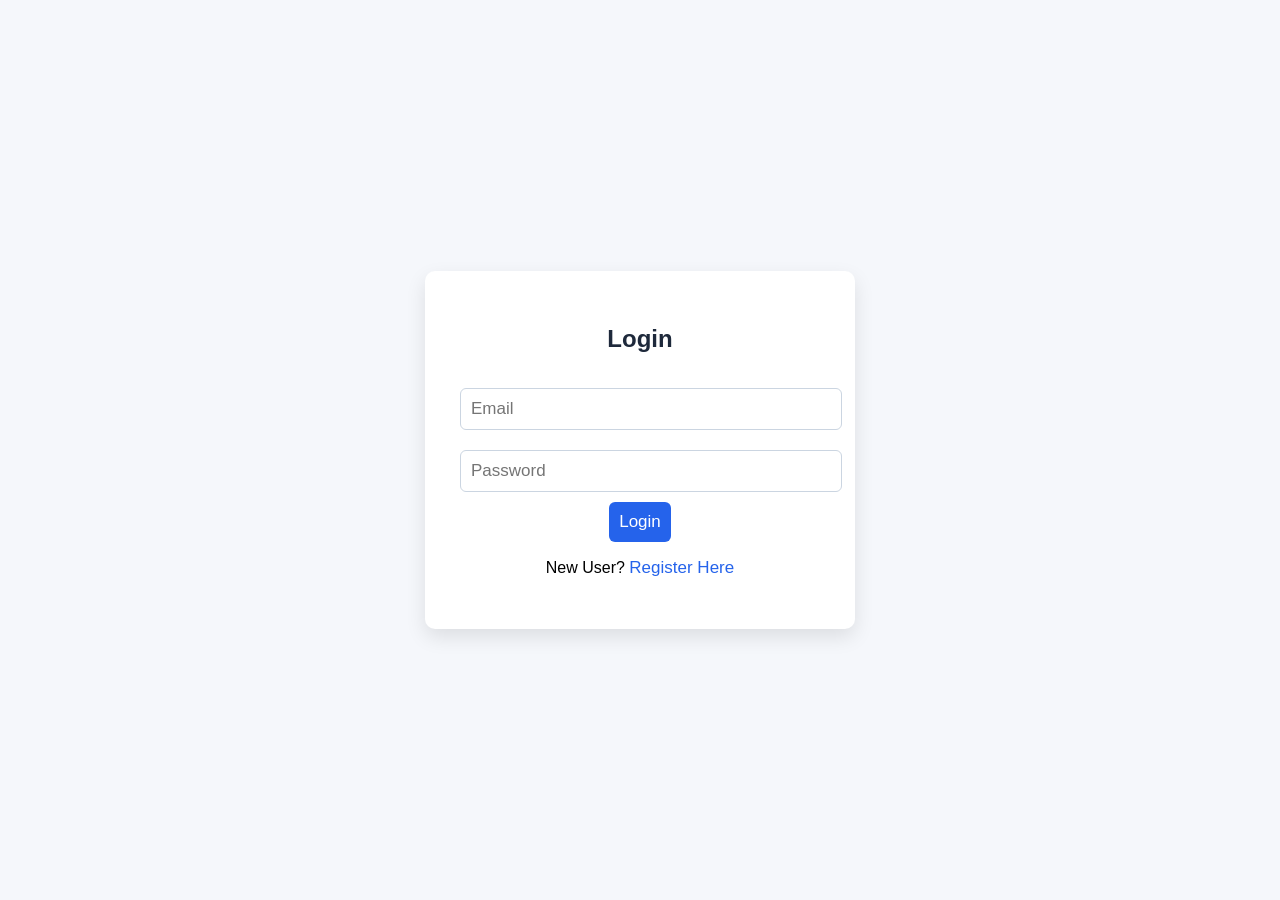
<file: student-teacher booking/index.html>
<!DOCTYPE html>
<html>
<head>
<title>Student Teacher Appointment</title>
<link rel="stylesheet" href="css/style.css">
</head>

<body>

<div class="login-container">

<div class="form-box">

<h2>Login</h2>

<input type="email" id="email" placeholder="Email">

<input type="password" id="password" placeholder="Password">

<button onclick="login()">Login</button>

<p>New User?
<a href="register.html">Register Here</a>
</p>

</div>

</div>

<script src="js/app.js"></script>

</body>
</html>
</file>
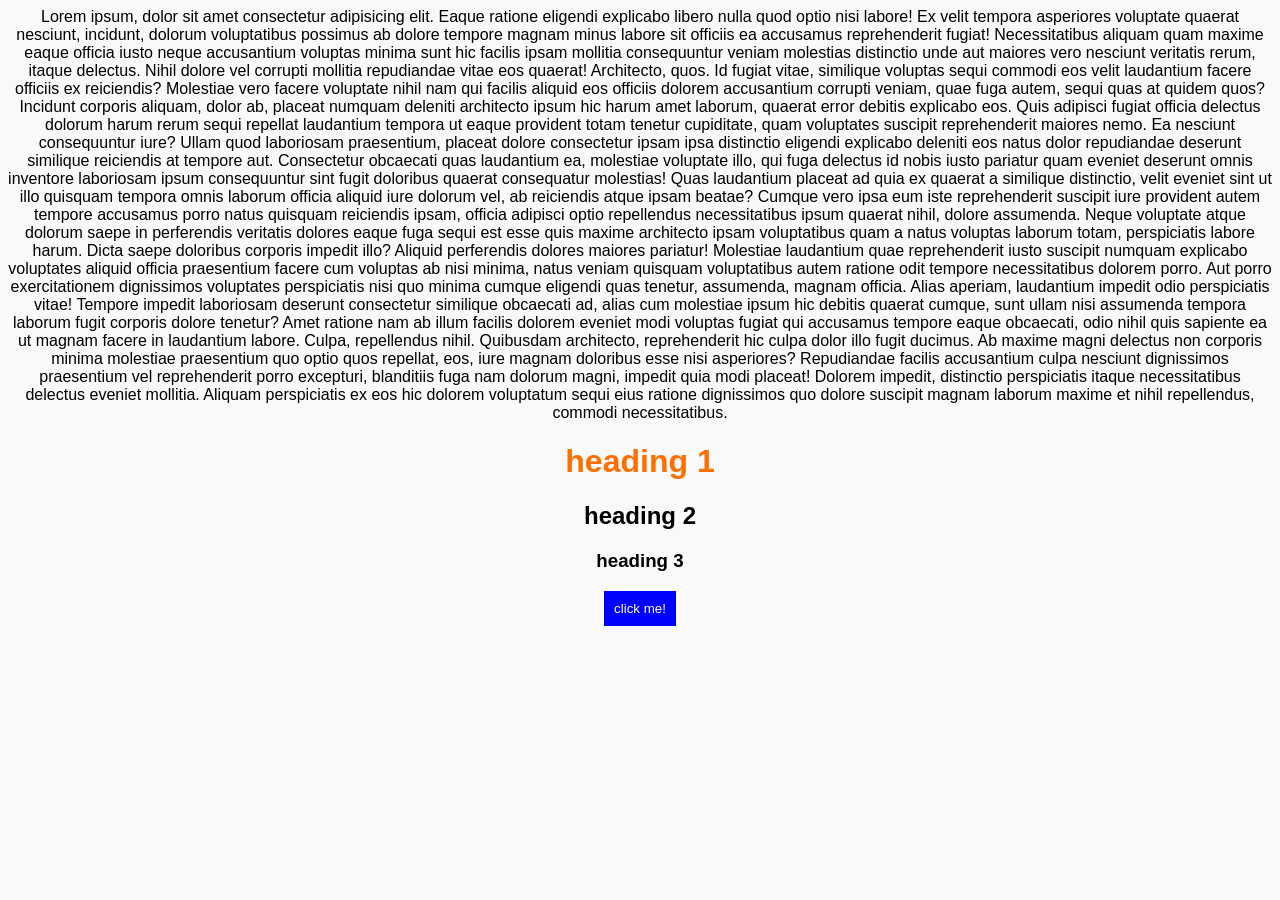
<file: frontend/index1.html>
<!DOCTYPE html>
<html lang="en">
<head>
    <meta charset="UTF-8">
    <meta name="viewport" content="width=device-width, initial-scale=1.0">
    <title>Document</title>
    <link rel="stylesheet" href="style.css">
    <style>
        button{
            background-color:pink;
        }
    </style>
</head> 
</style>
<body>
    <div id="box">Lorem ipsum, dolor sit amet consectetur adipisicing elit. Eaque ratione eligendi explicabo libero nulla quod optio nisi labore! Ex velit tempora asperiores voluptate quaerat nesciunt, incidunt, dolorum voluptatibus possimus ab dolore tempore magnam minus labore sit officiis ea accusamus reprehenderit fugiat! Necessitatibus aliquam quam maxime eaque officia iusto neque accusantium voluptas minima sunt hic facilis ipsam mollitia consequuntur veniam molestias distinctio unde aut maiores vero nesciunt veritatis rerum, itaque delectus. Nihil dolore vel corrupti mollitia repudiandae vitae eos quaerat! Architecto, quos. Id fugiat vitae, similique voluptas sequi commodi eos velit laudantium facere officiis ex reiciendis? Molestiae vero facere voluptate nihil nam qui facilis aliquid eos officiis dolorem accusantium corrupti veniam, quae fuga autem, sequi quas at quidem quos? Incidunt corporis aliquam, dolor ab, placeat numquam deleniti architecto ipsum hic harum amet laborum, quaerat error debitis explicabo eos. Quis adipisci fugiat officia delectus dolorum harum rerum sequi repellat laudantium tempora ut eaque provident totam tenetur cupiditate, quam voluptates suscipit reprehenderit maiores nemo. Ea nesciunt consequuntur iure? Ullam quod laboriosam praesentium, placeat dolore consectetur ipsam ipsa distinctio eligendi explicabo deleniti eos natus dolor repudiandae deserunt similique reiciendis at tempore aut. Consectetur obcaecati quas laudantium ea, molestiae voluptate illo, qui fuga delectus id nobis iusto pariatur quam eveniet deserunt omnis inventore laboriosam ipsum consequuntur sint fugit doloribus quaerat consequatur molestias! Quas laudantium placeat ad quia ex quaerat a similique distinctio, velit eveniet sint ut illo quisquam tempora omnis laborum officia aliquid iure dolorum vel, ab reiciendis atque ipsam beatae? Cumque vero ipsa eum iste reprehenderit suscipit iure provident autem tempore accusamus porro natus quisquam reiciendis ipsam, officia adipisci optio repellendus necessitatibus ipsum quaerat nihil, dolore assumenda. Neque voluptate atque dolorum saepe in perferendis veritatis dolores eaque fuga sequi est esse quis maxime architecto ipsam voluptatibus quam a natus voluptas laborum totam, perspiciatis labore harum. Dicta saepe doloribus corporis impedit illo? Aliquid perferendis dolores maiores pariatur! Molestiae laudantium quae reprehenderit iusto suscipit numquam explicabo voluptates aliquid officia praesentium facere cum voluptas ab nisi minima, natus veniam quisquam voluptatibus autem ratione odit tempore necessitatibus dolorem porro. Aut porro exercitationem dignissimos voluptates perspiciatis nisi quo minima cumque eligendi quas tenetur, assumenda, magnam officia. Alias aperiam, laudantium impedit odio perspiciatis vitae! Tempore impedit laboriosam deserunt consectetur similique obcaecati ad, alias cum molestiae ipsum hic debitis quaerat cumque, sunt ullam nisi assumenda tempora laborum fugit corporis dolore tenetur? Amet ratione nam ab illum facilis dolorem eveniet modi voluptas fugiat qui accusamus tempore eaque obcaecati, odio nihil quis sapiente ea ut magnam facere in laudantium labore. Culpa, repellendus nihil. Quibusdam architecto, reprehenderit hic culpa dolor illo fugit ducimus. Ab maxime magni delectus non corporis minima molestiae praesentium quo optio quos repellat, eos, iure magnam doloribus esse nisi asperiores? Repudiandae facilis accusantium culpa nesciunt dignissimos praesentium vel reprehenderit porro excepturi, blanditiis fuga nam dolorum magni, impedit quia modi placeat! Dolorem impedit, distinctio perspiciatis itaque necessitatibus delectus eveniet mollitia. Aliquam perspiciatis ex eos hic dolorem voluptatum sequi eius ratione dignissimos quo dolore suscipit magnam laborum maxime et nihil repellendus, commodi necessitatibus.</div>
    <h1 class="heading">heading 1</h1>
    <h2 class="heading">heading 2</h2>
    <h3 class="heading">heading 3</h3>
    <!-- <button>click me!</button> -->
    <button style="background-color:blue">click me!</button>
   
    
</body>
</html>
</file>
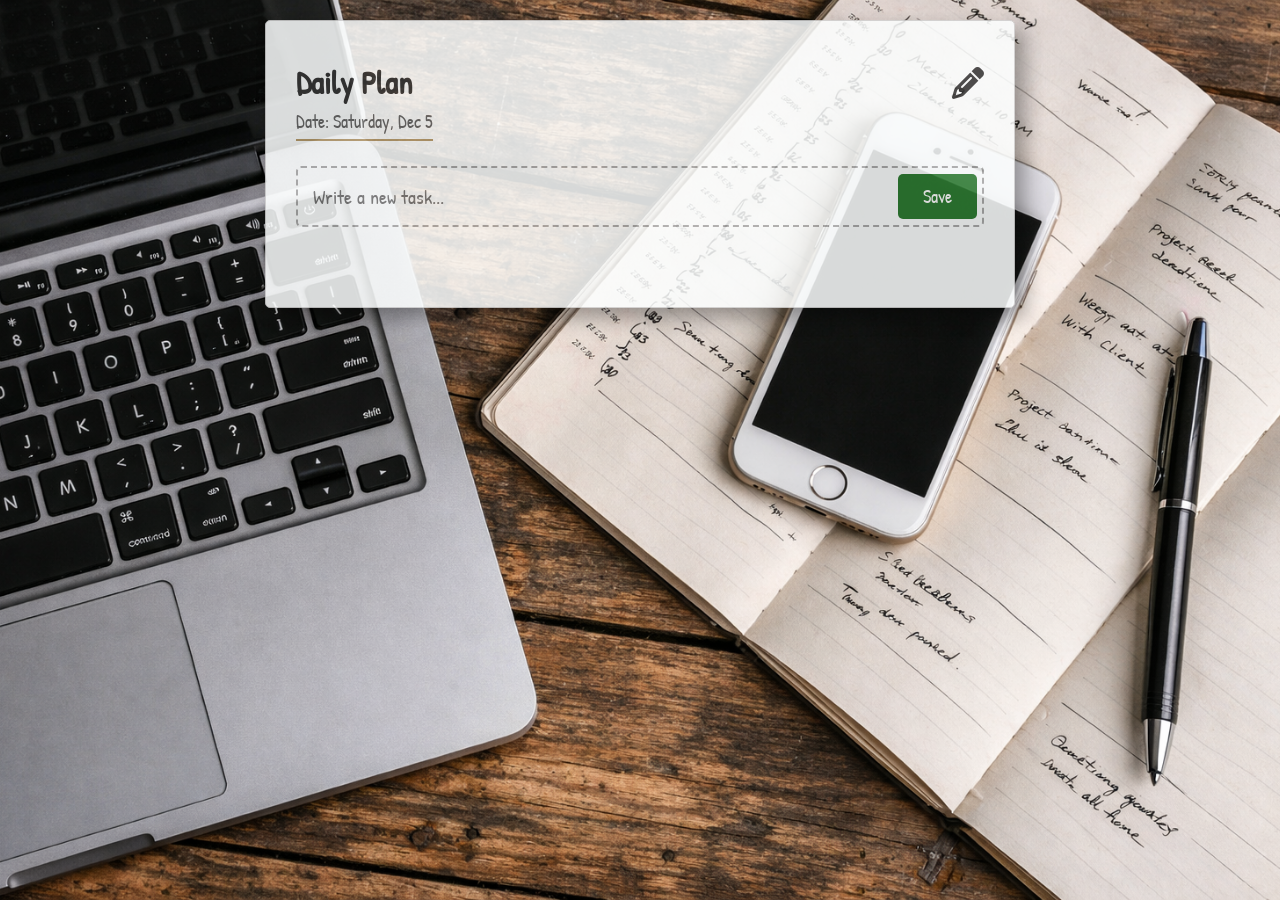
<file: prjmain2/prj2.html>
<!DOCTYPE html>
<html lang="en">
<head>
    <meta charset="UTF-8">
    <meta name="viewport" content="width=device-width, initial-scale=1.0">
    <title>My Digital Planner</title>
    <link rel="stylesheet" href="prj2style.css">
    <link rel="stylesheet" href="https://cdnjs.cloudflare.com/ajax/libs/font-awesome/6.4.0/css/all.min.css">
    <link href="https://fonts.googleapis.com/css2?family=Patrick+Hand&display=swap" rel="stylesheet">
</head>
<body>

    <div class="container">
        <div class="todo-app">
            <div class="app-header">
                <h2>Daily Plan <i class="fa-solid fa-pencil"></i></h2>
                <div id="date-display" class="date-text"></div>
            </div>
            
            <div class="row">
                <input type="text" id="input-box" placeholder="Write a new task...">
                <button onclick="addTask()">Save</button>
            </div>
            <div id="error-message" class="error"></div>

            <ul id="list-container"></ul>
        </div>
    </div>

    <script src="script.js"></script>
</body>
</html>
</file>
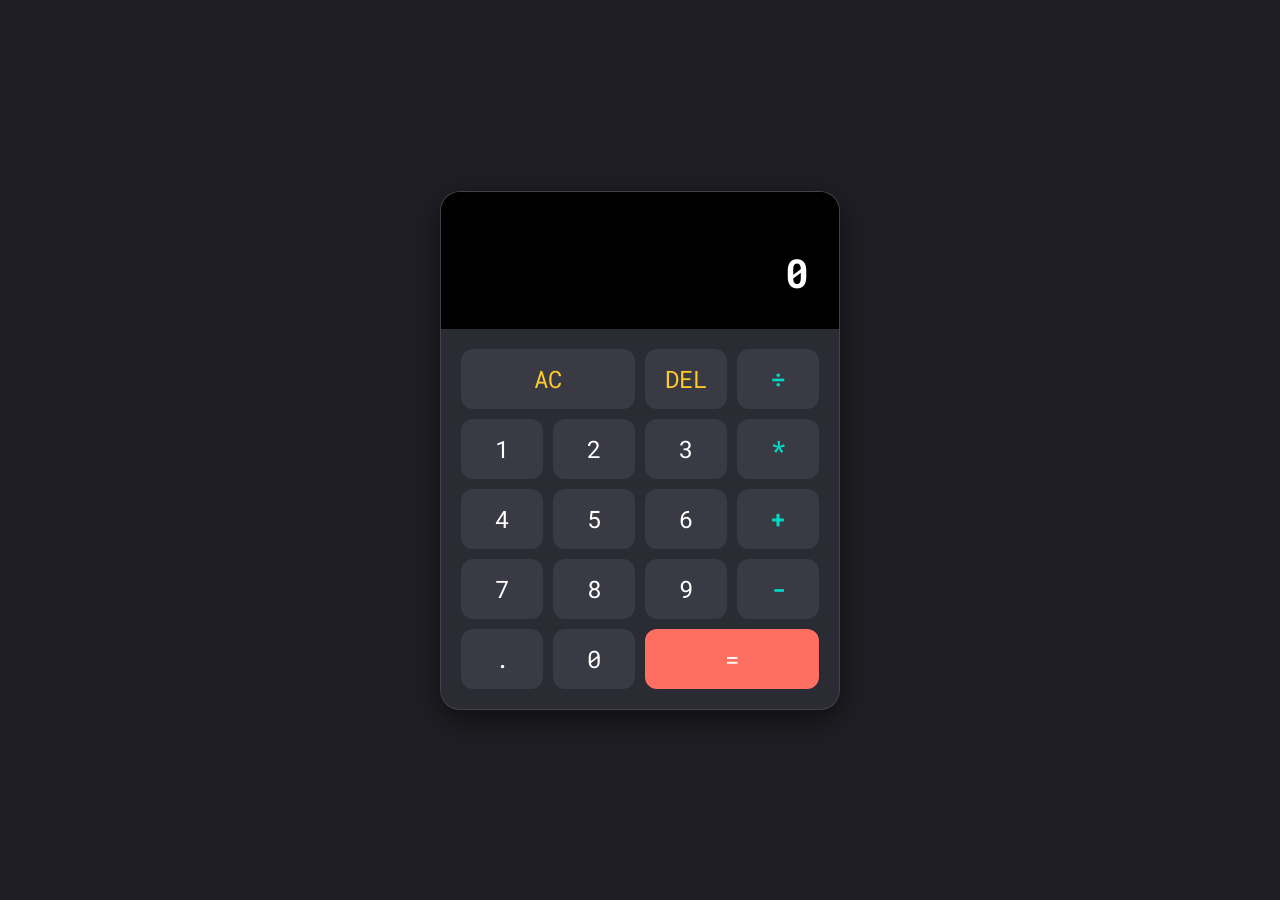
<file: prjmain3/prj3.html>
<!DOCTYPE html>
<html lang="en">
<head>
    <meta charset="UTF-8">
    <meta name="viewport" content="width=device-width, initial-scale=1.0">
    <title>ProCalc | Modern Calculator</title>
    <link rel="stylesheet" href="prj3style.css">
    <link href="https://fonts.googleapis.com/css2?family=Roboto+Mono:wght@400;500;700&display=swap" rel="stylesheet">
</head>
<body>

    <div class="calculator-container">
        <div class="calculator-display">
            <div data-previous-operand class="previous-operand"></div>
            <div data-current-operand class="current-operand">0</div>
        </div>

        <div class="calculator-grid">
            <button data-all-clear class="span-two control-btn">AC</button>
            <button data-delete class="control-btn">DEL</button>
            <button data-operation class="oper-btn">÷</button>
            
            <button data-number>1</button>
            <button data-number>2</button>
            <button data-number>3</button>
            <button data-operation class="oper-btn">*</button>
            
            <button data-number>4</button>
            <button data-number>5</button>
            <button data-number>6</button>
            <button data-operation class="oper-btn">+</button>
            
            <button data-number>7</button>
            <button data-number>8</button>
            <button data-number>9</button>
            <button data-operation class="oper-btn">-</button>
            
            <button data-number>.</button>
            <button data-number>0</button>
            <button data-equals class="span-two equals-btn">=</button>
        </div>
    </div>

    <script src="script.js"></script>
</body>
</html>
</file>
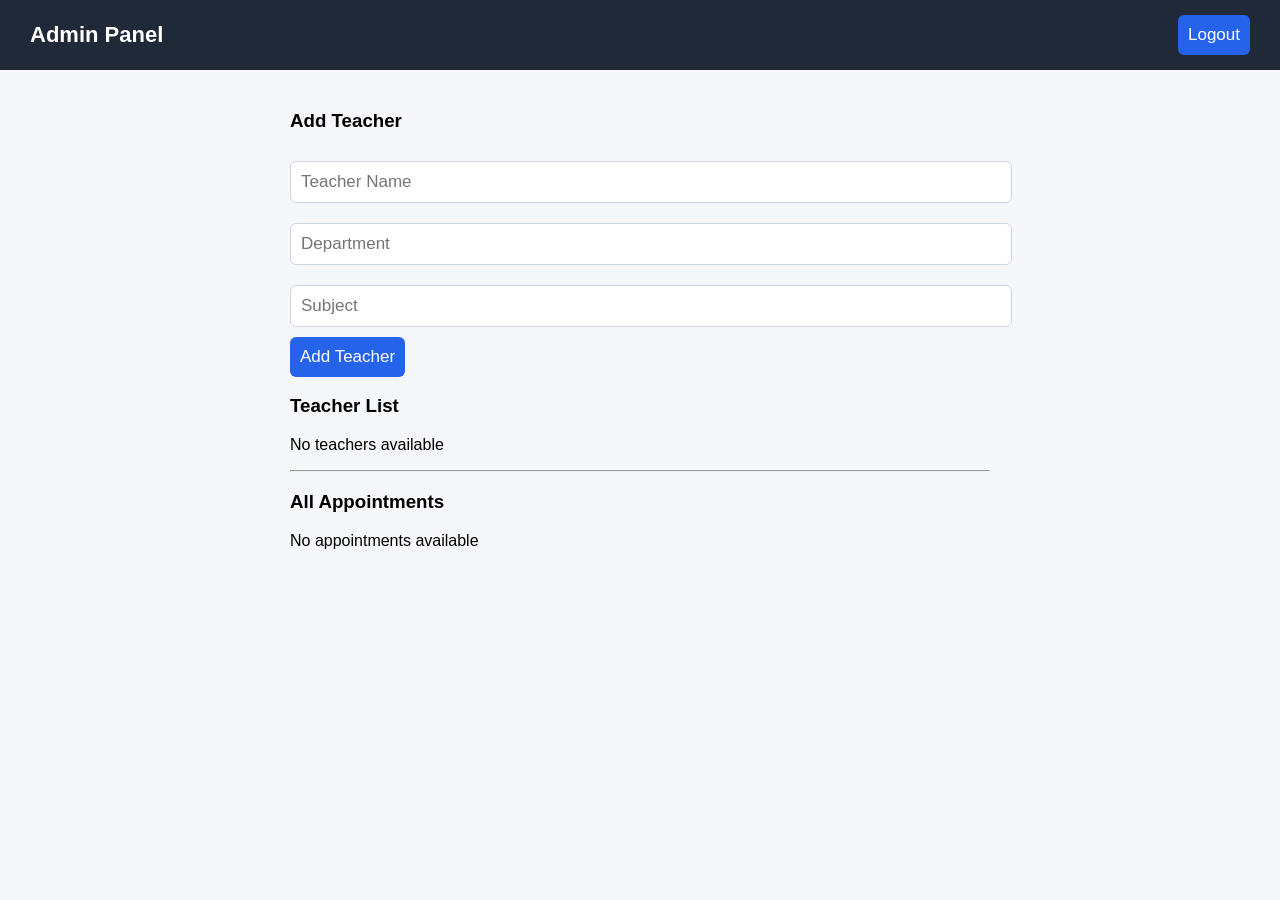
<file: student-teacher booking/admin.html>
<!DOCTYPE html>
<html>
<head>
<title>Admin Panel</title>
<link rel="stylesheet" href="css/style.css">
</head>

<body>

<div class="navbar">
<h2>Admin Panel</h2>
<button onclick="logout()">Logout</button>
</div>

<div class="dashboard">

<h3>Add Teacher</h3>

<input type="text" id="tname" placeholder="Teacher Name">
<input type="text" id="dept" placeholder="Department">
<input type="text" id="subject" placeholder="Subject">

<button onclick="addTeacher()" id="addBtn">Add Teacher</button>

<h3>Teacher List</h3>
<div id="teacherList"></div>

<hr>

<h3>All Appointments</h3>
<div id="appointments"></div>
</div>

<script src="js/app.js"></script>

</body>
</html>
</file>
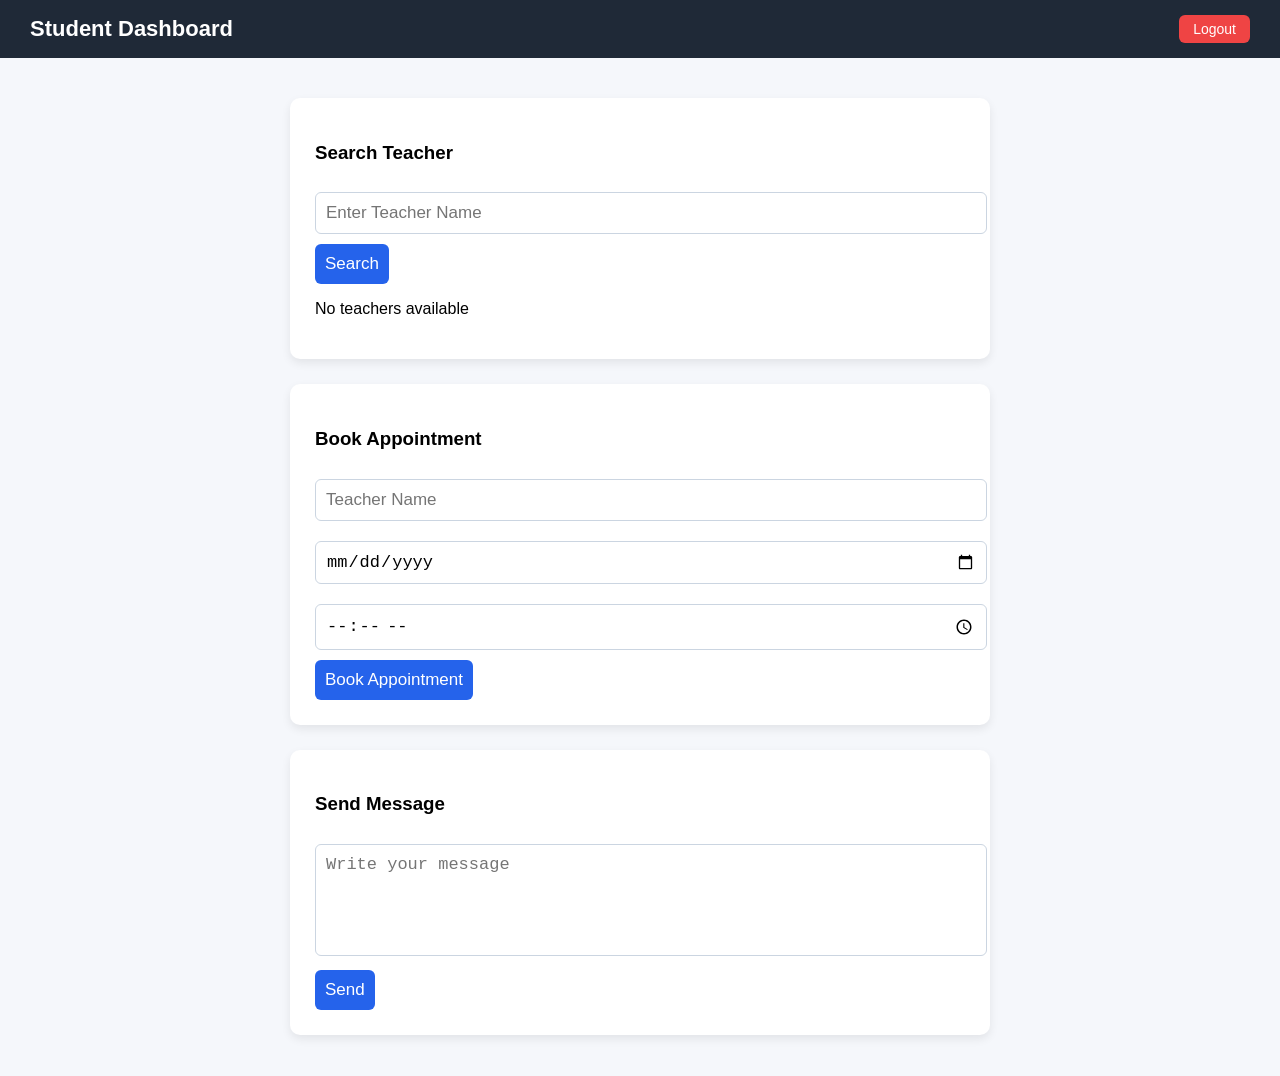
<file: student-teacher booking/dashboard.html>
<!DOCTYPE html>
<html>
<head>
<title>Student Dashboard</title>
<link rel="stylesheet" href="css/style.css">
</head>

<body>

<div class="navbar">
<h2>Student Dashboard</h2>
<button class="logout-btn" onclick="logout()">Logout</button>
</div>

<div class="dashboard">

<div class="card">
<h3>Search Teacher</h3>

<input type="text" id="searchTeacher" placeholder="Enter Teacher Name">
<button onclick="searchTeacher()">Search</button>

<div id="teacherList"></div>
</div>


<div class="card">
<h3>Book Appointment</h3>

<input type="text" id="teacherName" placeholder="Teacher Name">
<input type="date" id="date">
<input type="time" id="time">

<button onclick="bookAppointment()">Book Appointment</button>
</div>


<div class="card">
<h3>Send Message</h3>

<textarea id="message" placeholder="Write your message"></textarea>

<button onclick="sendMessage()">Send</button>
</div>

</div>

<script src="js/app.js"></script>

</body>
</html>
</file>
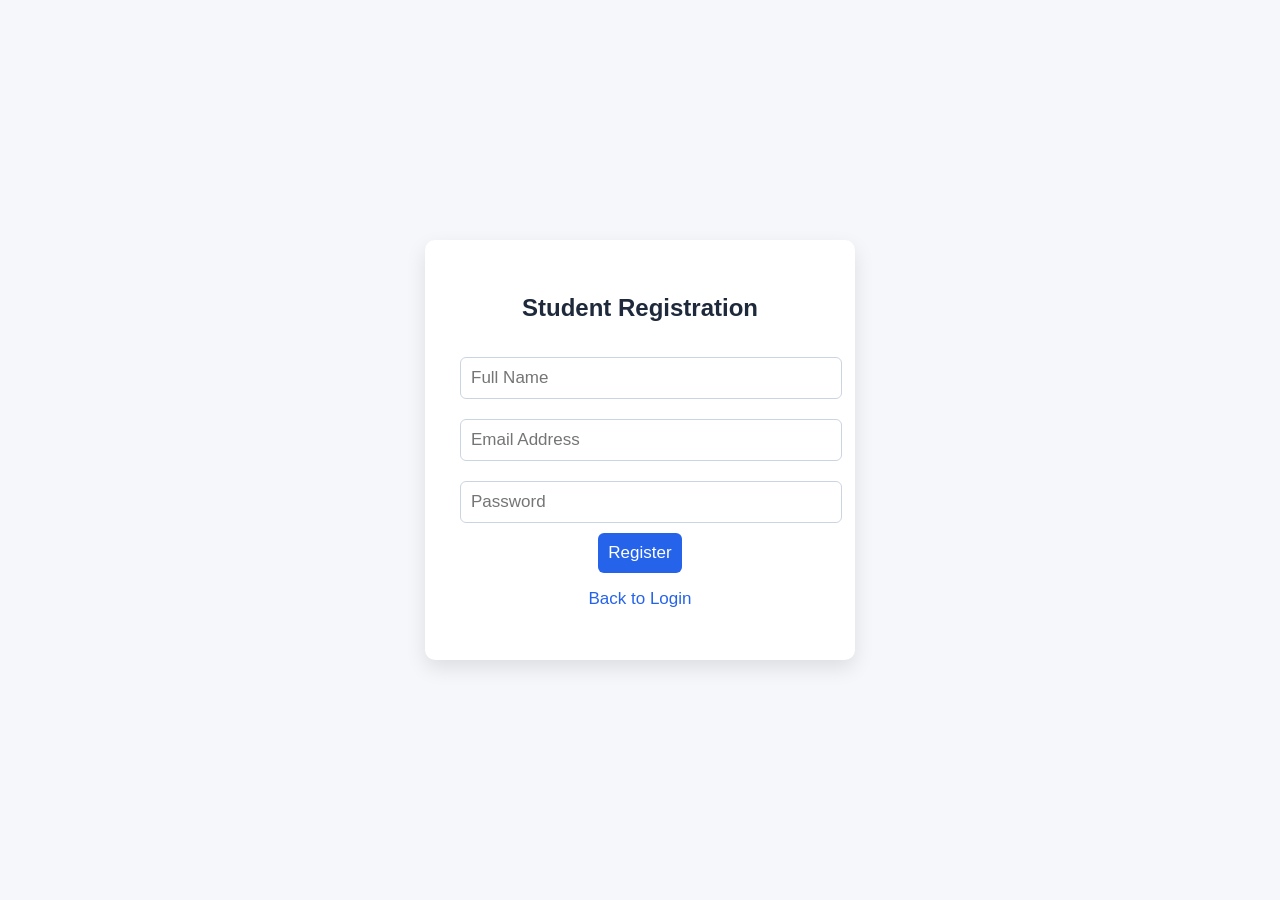
<file: student-teacher booking/register.html>
<!DOCTYPE html>
<html>
<head>
<title>Student Registration</title>
<link rel="stylesheet" href="css/style.css">
</head>

<body>

<div class="main-container">

<div class="form-box">

<h2>Student Registration</h2>

<input type="text" id="name" placeholder="Full Name">

<input type="email" id="email" placeholder="Email Address">

<input type="password" id="password" placeholder="Password">

<button onclick="register()">Register</button>

<p>
<a href="index.html">Back to Login</a>
</p>

</div>

</div>

<script src="js/app.js"></script>

</body>
</html>
</file>
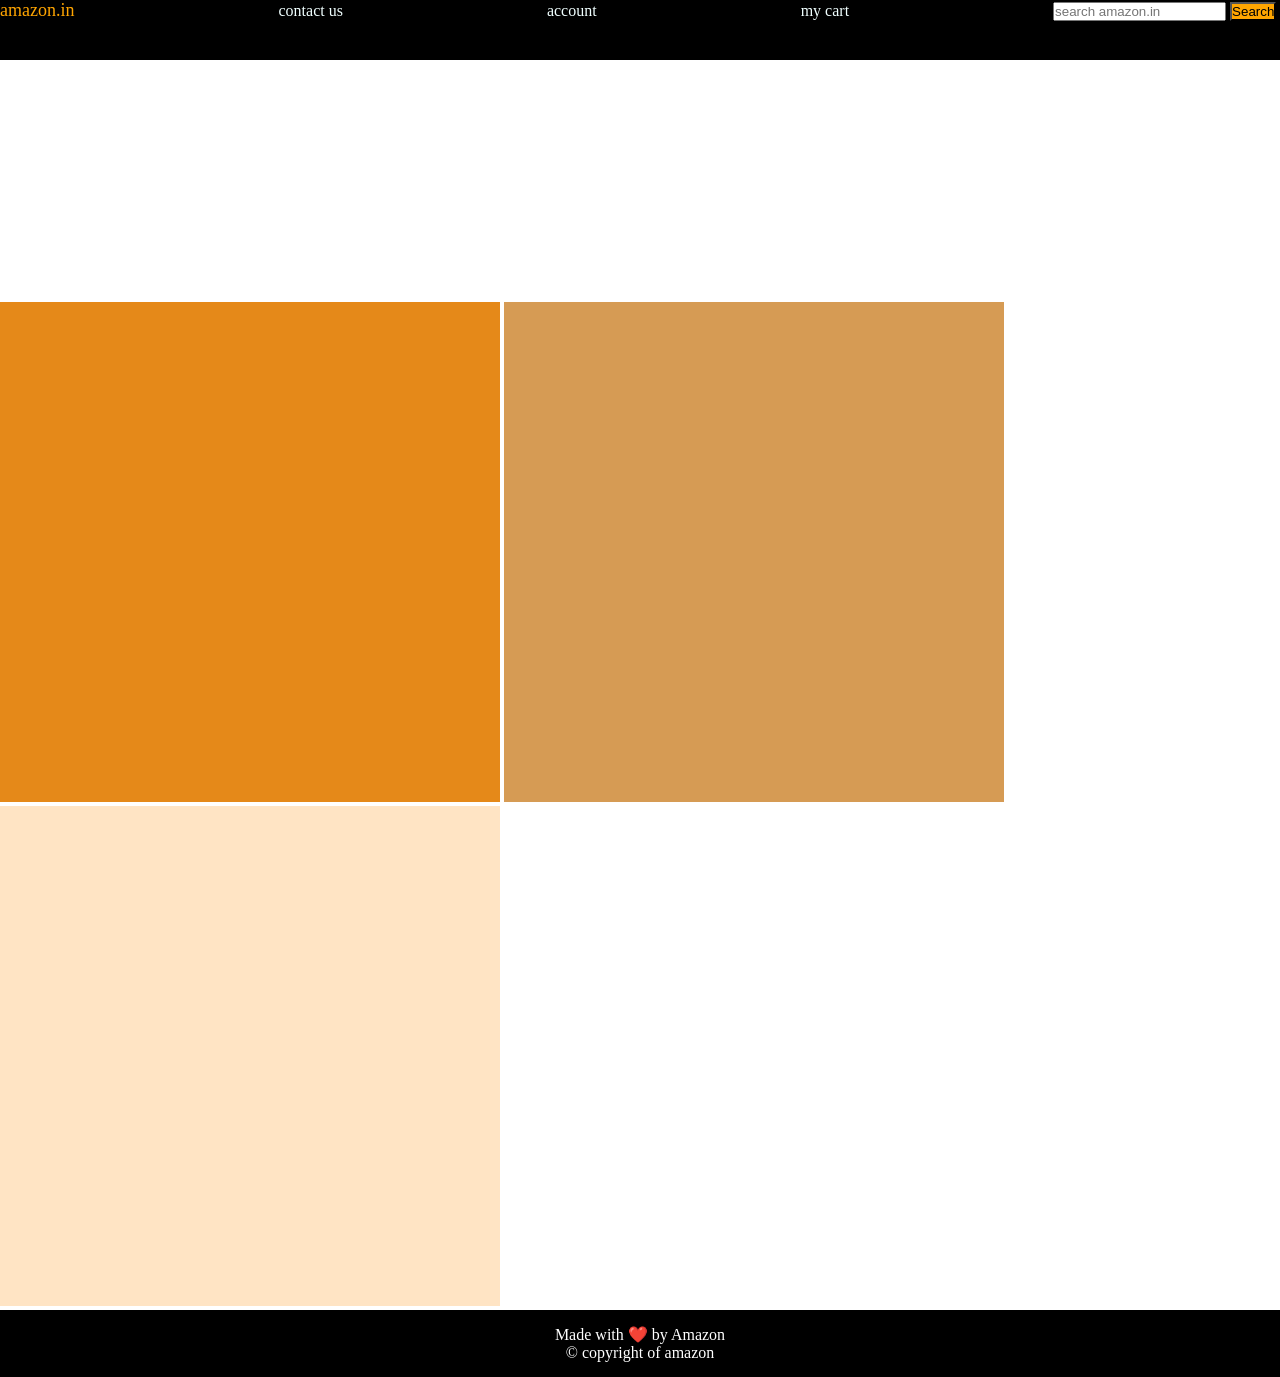
<file: frontend/practise/div.html>
<!DOCTYPE html>
<html lang="en">
<head>
    <meta charset="UTF-8">
    <meta name="viewport" content="width=device-width, initial-scale=1.0">
    <title>Document</title>
    <link rel="stylesheet" href="div.css">
</head>
<body>
    <header>
        <div id="navbar">
            <a href="#"id="logo">amazon.in</a>
            <a href="#">contact us</a> 
            <a href="#">account</a>
            <a href="#">my cart</a>
            <input placeholder="search amazon.in">
            <button>Search</button>
        </div>
    </header>
    <div id="content"></div>
        <div class="div" style="background-color: rgb(229, 137, 25)"></div>
        <div class="div" style="background-color: rgb(214, 155, 84)"></div>
        <div class="div" style="background-color: bisque"></div>
   
    <footer>Made with &#x2764;&#xfe0f&nbsp;by Amazon<br>&#169 copyright of amazon</footer>
    
</body>
</html>
</file>
<file: student-teacher booking/css/style.css>
body{
font-family:'Segoe UI', Arial, sans-serif;
background:#f5f7fb;
margin:0;
}

.navbar{
background:#1f2937;
color:white;
padding:15px 30px;
display:flex;
justify-content:space-between;
align-items:center;
}

.navbar h2{
margin:0;
font-size:22px;
}

.logout-btn{
background:#ef4444;
color:white;
border:none;
padding:6px 14px;
border-radius:6px;
cursor:pointer;
font-size:14px;
}

.logout-btn:hover{
background:#dc2626;
}


.main-container{
height:100vh;
display:flex;
justify-content:center;
align-items:center;
}


.form-box{
background:white;
padding:35px;
width:360px;
border-radius:10px;
box-shadow:0 8px 20px rgba(0,0,0,0.1);
text-align:center;
}

.form-box h2{
margin-bottom:25px;
color:#1e293b;
}

.dashboard{
max-width:700px;
margin:40px auto;
}

.card{
background:white;
padding:25px;
margin-bottom:25px;
border-radius:10px;
box-shadow:0 4px 10px rgba(0,0,0,0.08);
}

input, textarea{
width:100%;
padding:10px;
margin:10px 0;
border-radius:6px;
border:1px solid #cbd5e1;
font-size:17px;
}

input:focus, textarea:focus{
outline:none;
border-color:#2563eb;
}

button{
padding:10px;
background:#2563eb;
color:white;
border:none;
border-radius:6px;
cursor:pointer;
font-size:17px;
}

button:hover{
background:#1d4ed8;
}

a{
text-decoration:none;
color:#2563eb;
font-size:17px;
}

a:hover{
text-decoration:underline;
}

.teacher{
background:#f1f5f9;
padding:8px;
border-radius:6px;
margin-top:6px;
}
textarea{
height:90px;
resize:none;
}

.login-container{
height:100vh;
display:flex;
justify-content:center;
align-items:center;
}
.teacher button{
margin-top:8px;
padding:6px 10px;
font-size:13px;
background:#ef4444;
color:white;
border:none;
border-radius:5px;
cursor:pointer;
}

.teacher button:hover{
background:#dc2626;
}
</file>
<file: frontend/style.css>
body {
    font-family: Arial, sans-serif;
    background-color: #f9f9f9;
    text-align: center;
}

h1 {
    color: #ff6f00;
}

.form-container {
    background: white;
    padding: 20px;
    margin: 20px auto;
    width: 300px;
    border-radius: 8px;
}

input, textarea {
    width: 100%;
    margin: 5px 0;
    padding: 8px;
}

button {
    background-color: #ff6f00;
    color: white;
    border: none;
    padding: 10px;
    cursor: pointer;
}

#recipeList {
    margin-top: 20px;
}
</file>
<file: prjmain2/prj2style.css>
/* General Reset */
* {
    margin: 0;
    padding: 0;
    box-sizing: border-box;
    font-family: 'Patrick Hand', cursive;
}

/* FIX STARTS HERE */
html {
    min-height: 100%;
    background-image: url('images.png');
    background-size: cover;
    background-position: center;
    background-repeat: no-repeat;
    background-attachment: fixed; /* 🔒 Stops zooming */
}

body {
    min-height: 100vh;
    padding: 20px;
    display: flex;
    justify-content: center;
    align-items: flex-start; /* Important */
    background: transparent; /* Remove bg from body */
}
/* FIX ENDS HERE */


.container {
    width: 100%;
    max-width: 750px;
    background: #fdffff;
    padding: 40px 30px;
    border-radius: 5px;
    box-shadow: 10px 10px 20px rgba(0,0,0,0.4);
    border: 1px solid #d1d1d1;
    position: relative;
    opacity:85%;
  
}

/* Header Styling */
.todo-app h2 {
    color: #333; /* Dark ink color */
    display: flex;
    align-items: center;
    justify-content: space-between;
    margin-bottom: 5px;
    font-size: 32px;
}

.date-text {
    color: #666;
    font-size: 18px;
    margin-bottom: 25px;
    border-bottom: 2px solid #b89c6d; /* Gold underline like the planner gold accents */
    display: inline-block;
    padding-bottom: 5px;
}

.row {
    display: flex;
    align-items: center;
    justify-content: space-between;
    background: transparent;
    margin-bottom: 10px;
    border: 2px dashed #aaa; 
    border-radius: 5px;
    padding: 5px;
}

input {
    flex: 1;
    border: none;
    outline: none;
    background: transparent;
    padding: 10px;
    font-size: 20px;
    color: #000;
}

button {
    border: none;
    outline: none;
    padding: 10px 25px;
    background: #2e7d32; /* Green from the plant/ribbon in your image */
    color: #fff;
    font-size: 18px;
    cursor: pointer;
    border-radius: 5px;
    font-family: 'Patrick Hand', cursive;
    transition: transform 0.2s;
}

button:hover {
    transform: scale(1.05);
    background: #1b5e20;
}

.error {
    color: #d32f2f;
    font-size: 16px;
    height: 20px;
    margin-bottom: 10px;
    padding-left: 5px;
}

ul li {
    list-style: none;
    font-size: 22px;
    padding: 12px 8px 12px 10px;
    user-select: none;
    cursor: pointer;
    position: relative;
    border-bottom: 1px solid #a4b0be; 
    display: flex;
    align-items: center;
    justify-content: space-between;
    color: #2c3e50;
}

/* Custom Checkbox (Hand-drawn box style) */
ul li::before {
    content: '';
    position: absolute;
    height: 20px;
    width: 20px;
    border: 2px solid #333;
    border-radius: 2px;
    background-size: cover;
    background-position: center;
    top: 15px;
    left: -25px; /* Move it outside the line area if you want, or adjust padding */
    display: none; /* Hiding standard pseudo element to use real layout below */
}

/* NOTE: Adjusting LI padding to make room for checkbox if we keep it simple */
ul li {
    padding-left: 0;
}

/* The Text */
.task-text {
    flex: 1;
    margin-left: 10px;
}

ul li.checked {
    color: #999;
    text-decoration: line-through;
    text-decoration-color: #2e7d32; 
}

/* Icons */
.task-actions span {
    font-size: 16px;
    width: 30px;
    height: 30px;
    display: flex;
    align-items: center;
    justify-content: center;
    color: #555;
    border-radius: 50%;
}
.task-actions span:hover {
    background: #eee;
}
.delete-btn:hover { color: #d32f2f; }
.edit-btn:hover { color: #2e7d32; }

/* Responsive */
@media (max-width: 450px) {
    .container {
        width: 95%;
        padding: 20px;
    }
}
</file>
<file: prjmain3/prj3style.css>
:root {
    --bg-color: #1e1e24;
    --calc-bg: #2b2b33;
    --text-main: #ffffff;
    --text-sec: #aaaaaa;
    --btn-bg: #3a3a45;
    --btn-hover: #4a4a58;
    --accent: #00dac5; 
    --accent-hover: #00b3a1;
    --equals-bg: #ff6f61; 
    --equals-hover: #e05548;
}

*, *::before, *::after {
    box-sizing: border-box;
    font-family: 'Roboto Mono', monospace;
}

body {
    margin: 0;
    padding: 0;
    display: flex;
    justify-content: center;
    align-items: center;
    min-height: 100vh;
    background-color: var(--bg-color);
}

.calculator-container {
    display: flex;
    flex-direction: column;
    width: 400px;
    max-width: 90%;
    background-color: var(--calc-bg);
    border-radius: 20px;
    box-shadow: 0px 10px 30px rgba(0, 0, 0, 0.5);
    overflow: hidden;
    border: 1px solid rgba(255, 255, 255, 0.1);
}


.calculator-display {
    background-color: #000000;
    display: flex;
    flex-direction: column;
    justify-content: flex-end;
    align-items: flex-end;
    padding: 30px;
    word-wrap: break-word;
    word-break: break-all;
    min-height: 120px;
}

.previous-operand {
    color: var(--text-sec);
    font-size: 1.2rem;
    min-height: 24px;
}

.current-operand {
    color: var(--text-main);
    font-size: 2.5rem;
    font-weight: 700;
}

.calculator-grid {
    display: grid;
    grid-template-columns: repeat(4, 1fr);
    gap: 10px;
    padding: 20px;
}

button {
    height: 60px;
    border: none;
    outline: none;
    background-color: var(--btn-bg);
    color: var(--text-main);
    font-size: 1.5rem;
    cursor: pointer;
    border-radius: 12px;
    transition:  0.2s, transform 0.1s;
}

button:hover {
    background-color: var(--btn-hover);
}

button:active {
    transform: scale(0.96);
}

.span-two {
    grid-column: span 2;
}

.oper-btn {
    color: var(--accent);
    font-weight: bold;
}

.control-btn {
    color: #ffca28; 
}

.equals-btn {
    background-color: var(--equals-bg);
    color: white;
}

.equals-btn:hover {
    background-color: var(--equals-hover);
}
</file>
<file: frontend/practise/div.css>
*{
    margin: 0px;
    padding: 0px;
    color: azure;
    text-decoration: none;

}
.div{
    height: 500px;
    width: 500px;
    display: inline-block;
    margin-right: 100 px;
    }
 #content{
    height: 242px;
    margin-right: 100px ;
 }   
#navbar{
    height: 60px;
    background-color: black;
}
button{
    background-color: orange;
    color: black;
}
#logo{
    color: orange;
    font-size: large;
    text-decoration: none;
}
a{
    margin-right: 200px;
}
footer{
    background-color: black;
    color: white;
    text-align: center;
    padding: 15px;
}
</file>
